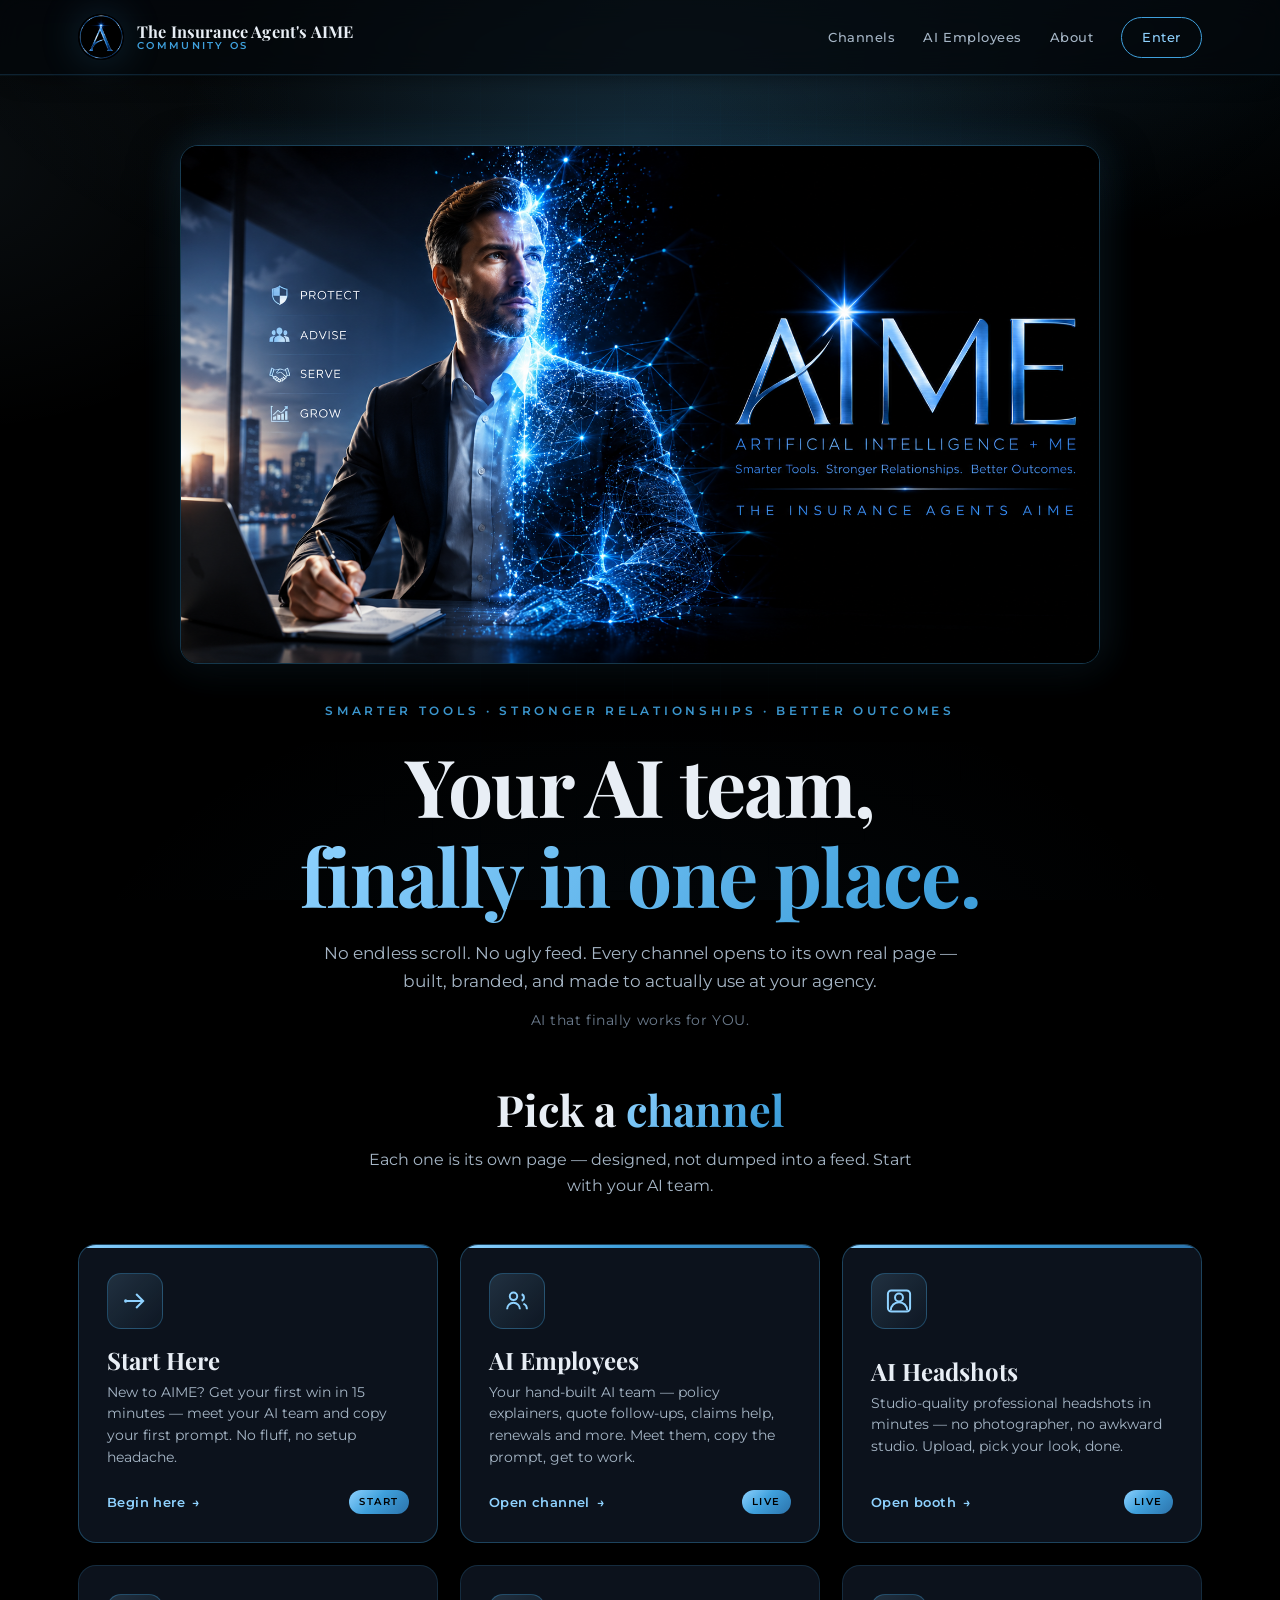
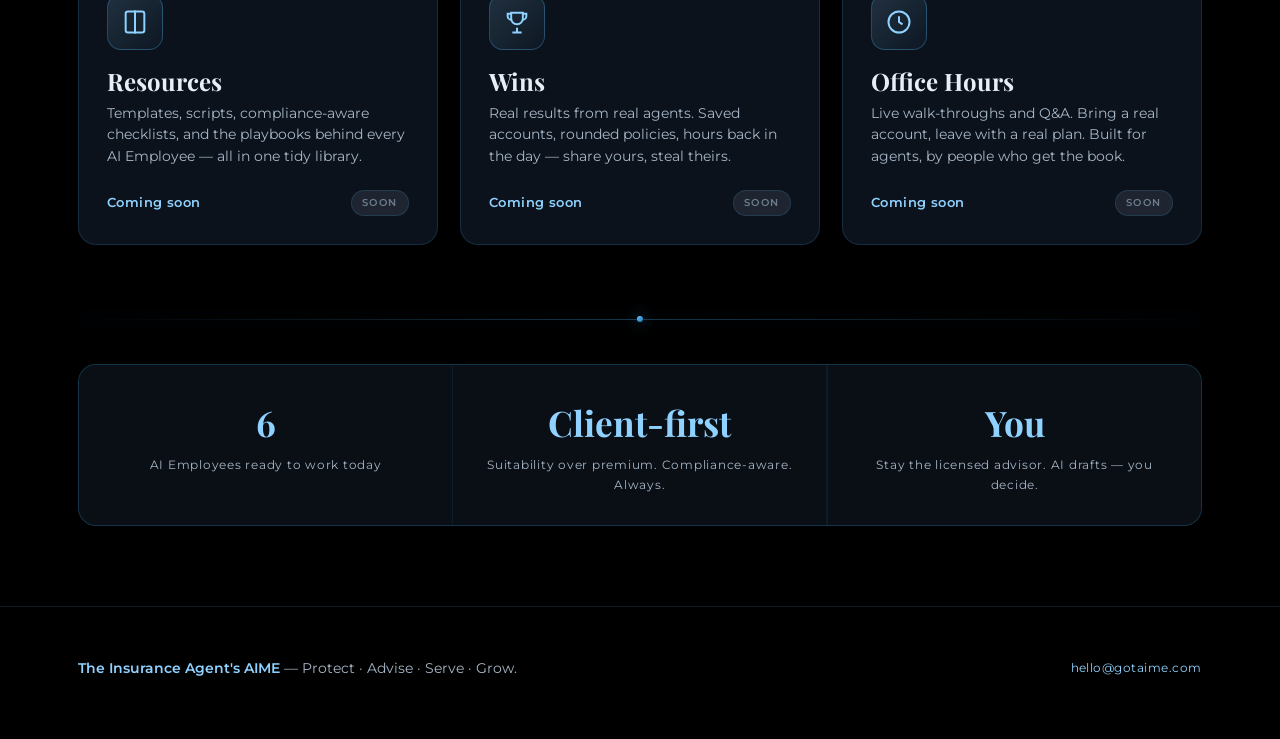
<file: index.html>
<!DOCTYPE html>
<html lang="en">
<head>
  <meta charset="UTF-8" />
  <meta name="viewport" content="width=device-width, initial-scale=1.0, viewport-fit=cover" />
  <title>The Insurance Agent's AIME — Community OS</title>
  <meta name="description" content="The Insurance Agent's AIME community — a designed home where every channel is its own page. Smarter tools. Stronger relationships. Better outcomes." />

  <!-- PWA -->
  <link rel="manifest" href="manifest.webmanifest" />
  <meta name="theme-color" content="#0A0E15" />
  <meta name="apple-mobile-web-app-capable" content="yes" />
  <meta name="apple-mobile-web-app-status-bar-style" content="black-translucent" />
  <meta name="apple-mobile-web-app-title" content="Insurance AIME" />
  <link rel="apple-touch-icon" href="assets/img/apple-touch-icon.png" />
  <link rel="icon" type="image/png" href="assets/img/favicon-48.png" />

  <link rel="preconnect" href="https://fonts.googleapis.com" />
  <link rel="preconnect" href="https://fonts.gstatic.com" crossorigin />
  <link href="https://fonts.googleapis.com/css2?family=Playfair+Display:wght@600;700;800&family=Montserrat:wght@400;500;600;700&display=swap" rel="stylesheet" />
  <link rel="stylesheet" href="assets/css/styles.css" />
</head>
<body>

  <!-- ============ HEADER ============ -->
  <header class="site-header">
    <div class="wrap">
      <a class="brand-lockup" href="index.html">
        <img class="emblem-img" src="assets/img/aime-emblem.png" alt="AIME emblem" width="46" height="46" />
        <span class="brand-names">
          <span class="b1">The Insurance Agent's AIME</span>
          <span class="b2">Community OS</span>
        </span>
      </a>
      <nav class="header-nav">
        <a href="#channels">Channels</a>
        <a href="ai-employees.html">AI Employees</a>
        <a href="#about">About</a>
        <button class="install-btn" id="installBtn" hidden type="button">Install app</button>
        <a class="header-cta" href="ai-employees.html">Enter</a>
      </nav>
    </div>
  </header>

  <!-- ============ HERO ============ -->
  <section class="hero">
    <div class="wrap">
      <img class="hero-banner" src="assets/img/aime-hero-banner.png"
           alt="The Insurance Agent's AIME — Smarter Tools. Stronger Relationships. Better Outcomes." />
      <div class="eyebrow">Smarter Tools · Stronger Relationships · Better Outcomes</div>
      <h1>Your AI team,<span class="line2"><span class="blue-text">finally in one place.</span></span></h1>
      <p class="lede">
        No endless scroll. No ugly feed. Every channel opens to its own real page —
        built, branded, and made to actually use at your agency.
      </p>
      <p class="sub">AI that finally works for YOU.</p>
    </div>
  </section>

  <!-- ============ CHANNELS ============ -->
  <section id="channels">
    <div class="wrap">
      <div class="section-head">
        <h2>Pick a <span class="blue-text">channel</span></h2>
        <p>Each one is its own page — designed, not dumped into a feed. Start with your AI team.</p>
      </div>

      <div class="channel-grid">

        <!-- LEADING: Start Here -->
        <a class="channel-tile is-live" href="ai-employees.html">
          <div class="tile-icon">
            <svg viewBox="0 0 24 24"><path d="M5 12h14"/><path d="m13 6 6 6-6 6"/><circle cx="4" cy="12" r="1.4" fill="var(--sky)" stroke="none"/></svg>
          </div>
          <div class="tile-body">
            <h3>Start Here</h3>
            <p>New to AIME? Get your first win in 15 minutes — meet your AI team and copy your first prompt. No fluff, no setup headache.</p>
          </div>
          <div class="tile-foot">
            <span class="tile-link">Begin here <span class="arrow">&rarr;</span></span>
            <span class="tile-badge live">Start</span>
          </div>
        </a>

        <!-- LIVE: AI Employees -->
        <a class="channel-tile is-live" href="ai-employees.html">
          <div class="tile-icon">
            <svg viewBox="0 0 24 24"><circle cx="9" cy="8" r="3.2"/><path d="M3.5 19a5.5 5.5 0 0 1 11 0"/><path d="M16 6.2a3 3 0 0 1 0 5.6"/><path d="M17.5 14.2A5.2 5.2 0 0 1 20.5 19"/></svg>
          </div>
          <div class="tile-body">
            <h3>AI Employees</h3>
            <p>Your hand-built AI team — policy explainers, quote follow-ups, claims help, renewals and more. Meet them, copy the prompt, get to work.</p>
          </div>
          <div class="tile-foot">
            <span class="tile-link">Open channel <span class="arrow">&rarr;</span></span>
            <span class="tile-badge live">Live</span>
          </div>
        </a>

        <!-- LIVE: AI Headshots (external booth) -->
        <a class="channel-tile is-live" href="https://headshots.gotaime.com" target="_blank" rel="noopener">
          <div class="tile-icon">
            <svg viewBox="0 0 24 24"><circle cx="12" cy="9" r="3.4"/><path d="M5 20a7 7 0 0 1 14 0"/><rect x="2.5" y="3" width="19" height="18" rx="3"/></svg>
          </div>
          <div class="tile-body">
            <h3>AI Headshots</h3>
            <p>Studio-quality professional headshots in minutes — no photographer, no awkward studio. Upload, pick your look, done.</p>
          </div>
          <div class="tile-foot">
            <span class="tile-link">Open booth <span class="arrow">&rarr;</span></span>
            <span class="tile-badge live">Live</span>
          </div>
        </a>

        <!-- Resources -->
        <a class="channel-tile" href="#">
          <div class="tile-icon">
            <svg viewBox="0 0 24 24"><path d="M4 5a2 2 0 0 1 2-2h6v18H6a2 2 0 0 1-2-2Z"/><path d="M20 5a2 2 0 0 0-2-2h-6v18h6a2 2 0 0 0 2-2Z"/></svg>
          </div>
          <div class="tile-body">
            <h3>Resources</h3>
            <p>Templates, scripts, compliance-aware checklists, and the playbooks behind every AI Employee — all in one tidy library.</p>
          </div>
          <div class="tile-foot">
            <span class="tile-link">Coming soon</span>
            <span class="tile-badge soon">Soon</span>
          </div>
        </a>

        <!-- Wins -->
        <a class="channel-tile" href="#">
          <div class="tile-icon">
            <svg viewBox="0 0 24 24"><path d="M8 21h8"/><path d="M12 17v4"/><path d="M7 4h10v5a5 5 0 0 1-10 0Z"/><path d="M17 5h3v2a3 3 0 0 1-3 3M7 5H4v2a3 3 0 0 0 3 3"/></svg>
          </div>
          <div class="tile-body">
            <h3>Wins</h3>
            <p>Real results from real agents. Saved accounts, rounded policies, hours back in the day — share yours, steal theirs.</p>
          </div>
          <div class="tile-foot">
            <span class="tile-link">Coming soon</span>
            <span class="tile-badge soon">Soon</span>
          </div>
        </a>

        <!-- Office Hours -->
        <a class="channel-tile" href="#">
          <div class="tile-icon">
            <svg viewBox="0 0 24 24"><circle cx="12" cy="12" r="9"/><path d="M12 7v5l3 2"/></svg>
          </div>
          <div class="tile-body">
            <h3>Office Hours</h3>
            <p>Live walk-throughs and Q&amp;A. Bring a real account, leave with a real plan. Built for agents, by people who get the book.</p>
          </div>
          <div class="tile-foot">
            <span class="tile-link">Coming soon</span>
            <span class="tile-badge soon">Soon</span>
          </div>
        </a>

      </div>
    </div>
  </section>

  <div class="wrap"><div class="hairline-divider"></div></div>

  <!-- ============ VALUE STRIP ============ -->
  <section id="about">
    <div class="wrap">
      <div class="value-strip">
        <div class="value-cell">
          <div class="num">6</div>
          <div class="lbl">AI Employees ready to work today</div>
        </div>
        <div class="value-cell">
          <div class="num">Client-first</div>
          <div class="lbl">Suitability over premium. Compliance-aware. Always.</div>
        </div>
        <div class="value-cell">
          <div class="num">You</div>
          <div class="lbl">Stay the licensed advisor. AI drafts — you decide.</div>
        </div>
      </div>
    </div>
  </section>

  <!-- ============ FOOTER ============ -->
  <footer class="site-footer">
    <div class="wrap">
      <div class="footer-tag">
        <strong>The Insurance Agent's AIME</strong> — Protect · Advise · Serve · Grow.
      </div>
      <div class="footer-meta">
        <a href="mailto:hello@gotaime.com">hello@gotaime.com</a>
      </div>
    </div>
  </footer>

  <script src="assets/js/pwa.js"></script>
  <script src="assets/js/flair.js"></script>
</body>
</html>
</file>
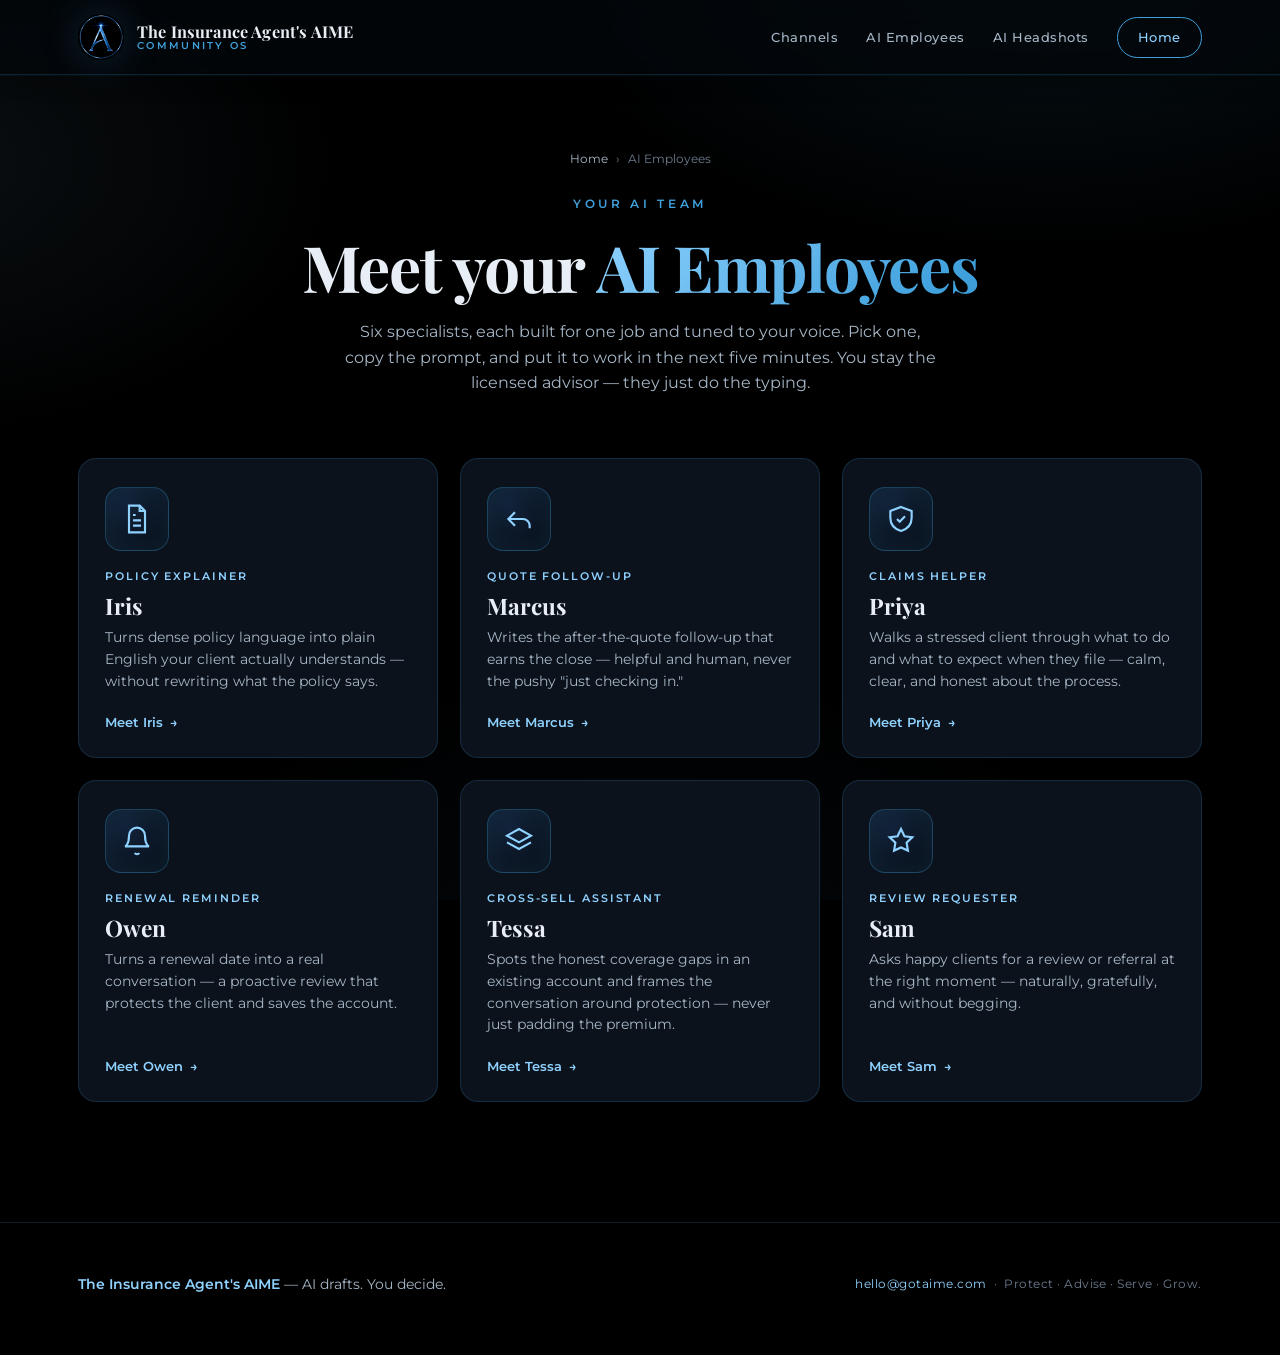
<file: ai-employees.html>
<!DOCTYPE html>
<html lang="en">
<head>
  <meta charset="UTF-8" />
  <meta name="viewport" content="width=device-width, initial-scale=1.0, viewport-fit=cover" />
  <title>AI Employees · The Insurance Agent's AIME</title>
  <meta name="description" content="Meet your AI team — policy explainers, quote follow-ups, claims help, renewals, cross-sell and reviews. Each one comes with a real, ready-to-paste prompt built for insurance agents." />

  <!-- PWA -->
  <link rel="manifest" href="manifest.webmanifest" />
  <meta name="theme-color" content="#0A0E15" />
  <meta name="apple-mobile-web-app-capable" content="yes" />
  <meta name="apple-mobile-web-app-status-bar-style" content="black-translucent" />
  <meta name="apple-mobile-web-app-title" content="Insurance AIME" />
  <link rel="apple-touch-icon" href="assets/img/apple-touch-icon.png" />
  <link rel="icon" type="image/png" href="assets/img/favicon-48.png" />

  <link rel="preconnect" href="https://fonts.googleapis.com" />
  <link rel="preconnect" href="https://fonts.gstatic.com" crossorigin />
  <link href="https://fonts.googleapis.com/css2?family=Playfair+Display:wght@600;700;800&family=Montserrat:wght@400;500;600;700&display=swap" rel="stylesheet" />
  <link rel="stylesheet" href="assets/css/styles.css" />
</head>
<body>

  <!-- ============ HEADER ============ -->
  <header class="site-header">
    <div class="wrap">
      <a class="brand-lockup" href="index.html">
        <img class="emblem-img" src="assets/img/aime-emblem.png" alt="AIME emblem" width="46" height="46" />
        <span class="brand-names">
          <span class="b1">The Insurance Agent's AIME</span>
          <span class="b2">Community OS</span>
        </span>
      </a>
      <nav class="header-nav">
        <a href="index.html#channels">Channels</a>
        <a href="ai-employees.html">AI Employees</a>
        <a href="https://headshots.gotaime.com" target="_blank" rel="noopener">AI Headshots</a>
        <button class="install-btn" id="installBtn" hidden type="button">Install app</button>
        <a class="header-cta" href="index.html">Home</a>
      </nav>
    </div>
  </header>

  <!-- ============ PAGE HERO ============ -->
  <section class="page-hero">
    <div class="wrap">
      <div class="breadcrumb">
        <a href="index.html">Home</a> <span>&rsaquo;</span> <span>AI Employees</span>
      </div>
      <div class="eyebrow" style="margin-bottom:18px;">Your AI Team</div>
      <h1>Meet your <span class="blue-text">AI Employees</span></h1>
      <p>
        Six specialists, each built for one job and tuned to your voice. Pick one,
        copy the prompt, and put it to work in the next five minutes. You stay the
        licensed advisor — they just do the typing.
      </p>
    </div>
  </section>

  <!-- ============ GALLERY + DETAIL (hash-routed) ============ -->
  <main class="wrap">
    <div id="gallery-wrap">
      <section class="employee-grid" id="employee-gallery"><!-- cards injected by app.js --></section>
    </div>
    <section class="detail-view" id="employee-detail"><!-- injected by app.js --></section>
  </main>

  <!-- ============ FOOTER ============ -->
  <footer class="site-footer">
    <div class="wrap">
      <div class="footer-tag">
        <strong>The Insurance Agent's AIME</strong> — AI drafts. You decide.
      </div>
      <div class="footer-meta">
        <a href="mailto:hello@gotaime.com">hello@gotaime.com</a> &nbsp;·&nbsp; Protect · Advise · Serve · Grow.
      </div>
    </div>
  </footer>

  <script src="assets/js/employees.js"></script>
  <script src="assets/js/app.js"></script>
  <script src="assets/js/pwa.js"></script>
  <script src="assets/js/flair.js"></script>
</body>
</html>
</file>
<file: assets/css/styles.css>
/* =====================================================================
   The Insurance Agent's AIME — Community OS
   Brand: CHROME BLUE on near-black NAVY (pulled from the Insurance kit:
   AIME-Insurance-Playbook + EMBLEM/WORDMARK/FAVICON/HERO_BANNER).
   Colors taken verbatim from the playbook CSS variables:
     --primary #3FA0DC  --highlight #8FD2FF  --deep #2C73AB
     --slate(--brown) #4C6E8C  --base #000  --near-base #0A0E15
     --text #E8EEF5  --muted #A6B6C6
   Fonts: Playfair Display (serif headers) + Montserrat (sans body) — parent AIME system.
   ===================================================================== */

:root {
  /* Core palette (verbatim from the Insurance kit) */
  --black:        #000000;   /* Base */
  --blue:         #3FA0DC;   /* Primary azure — the hero accent */
  --sky:          #8FD2FF;   /* Highlight glow blue — secondary */
  --deep:         #2C73AB;   /* Deep blue */
  --slate:        #4C6E8C;   /* Muted slate blue */

  /* Supporting tones */
  --near-black:   #0A0E15;   /* Near-base navy */
  --panel:        #0C121C;
  --panel-2:      #111A28;
  --hairline:     rgba(63, 160, 220, 0.18);
  --hairline-2:   rgba(63, 160, 220, 0.34);
  --text:         #E8EEF5;
  --text-muted:   #A6B6C6;
  --text-dim:     #6C7C8E;

  /* Effects */
  --blue-grad:    linear-gradient(135deg, #8FD2FF 0%, #3FA0DC 45%, #2C73AB 100%);
  --blue-grad-soft: linear-gradient(135deg, rgba(143,210,255,0.16), rgba(63,160,220,0.04));
  --glow-shadow:  0 0 40px rgba(63, 160, 220, 0.22);
  --card-shadow:  0 18px 50px rgba(0, 0, 0, 0.6);

  --serif: 'Playfair Display', Georgia, serif;
  --sans:  'Montserrat', -apple-system, BlinkMacSystemFont, 'Segoe UI', sans-serif;

  --radius:    18px;
  --radius-sm: 12px;
  --maxw:      1180px;
}

* { box-sizing: border-box; margin: 0; padding: 0; }

html { scroll-behavior: smooth; }

body {
  font-family: var(--sans);
  background: var(--black);
  color: var(--text);
  line-height: 1.6;
  -webkit-font-smoothing: antialiased;
  overflow-x: hidden;
}

/* Ambient blue glow fields layered over the navy-black */
body::before {
  content: '';
  position: fixed;
  inset: 0;
  z-index: 0;
  pointer-events: none;
  background:
    radial-gradient(900px 540px at 82% -8%, rgba(63,160,220,0.12), transparent 60%),
    radial-gradient(760px 500px at -6% 18%, rgba(143,210,255,0.07), transparent 55%),
    radial-gradient(1000px 700px at 50% 120%, rgba(44,115,171,0.08), transparent 60%);
}

img { max-width: 100%; display: block; }
a { color: inherit; text-decoration: none; }

.wrap {
  position: relative;
  z-index: 1;
  width: 100%;
  max-width: var(--maxw);
  margin: 0 auto;
  padding: 0 28px;
}

/* ---------- Typography helpers ---------- */
h1, h2, h3 { font-family: var(--serif); font-weight: 700; line-height: 1.12; }

.eyebrow {
  font-family: var(--sans);
  font-size: 0.72rem;
  letter-spacing: 0.32em;
  text-transform: uppercase;
  color: var(--blue);
  font-weight: 600;
}

.blue-text {
  background: var(--blue-grad);
  -webkit-background-clip: text;
  background-clip: text;
  -webkit-text-fill-color: transparent;
  color: var(--blue);
}

/* =====================================================================
   HEADER
   ===================================================================== */
.site-header {
  position: sticky;
  top: 0;
  z-index: 50;
  backdrop-filter: blur(14px);
  background: rgba(4, 7, 12, 0.74);
  border-bottom: 1px solid var(--hairline);
}
.site-header .wrap {
  display: flex;
  align-items: center;
  justify-content: space-between;
  height: 74px;
}
.brand-lockup { display: flex; align-items: center; gap: 13px; }

.emblem-img {
  width: 46px; height: 46px;
  border-radius: 50%;
  flex-shrink: 0;
  box-shadow: var(--glow-shadow);
}
.brand-names { display: flex; flex-direction: column; line-height: 1.1; }
.brand-names .b1 {
  font-family: var(--serif);
  font-size: 1.02rem;
  font-weight: 700;
  color: var(--text);
  letter-spacing: 0.01em;
}
.brand-names .b2 {
  font-size: 0.6rem;
  letter-spacing: 0.24em;
  text-transform: uppercase;
  color: var(--blue);
  font-weight: 600;
}

.header-nav { display: flex; align-items: center; gap: 28px; }
.header-nav a {
  font-size: 0.82rem;
  font-weight: 500;
  color: var(--text-muted);
  letter-spacing: 0.04em;
  transition: color 0.2s;
}
.header-nav a:hover { color: var(--sky); }
.header-cta {
  padding: 9px 20px;
  border-radius: 100px;
  border: 1px solid var(--blue);
  color: var(--sky) !important;
  font-weight: 600;
}
.header-cta:hover { background: var(--blue-grad); color: var(--black) !important; border-color: transparent; }

.install-btn {
  font-family: var(--sans);
  font-size: 0.8rem;
  font-weight: 600;
  letter-spacing: 0.03em;
  color: var(--black);
  background: var(--blue-grad);
  border: none;
  padding: 9px 18px;
  border-radius: 100px;
  cursor: pointer;
  transition: transform 0.2s, box-shadow 0.2s;
}
.install-btn:hover { transform: translateY(-1px); box-shadow: var(--glow-shadow); }

/* =====================================================================
   HERO (home hub) — features the cinematic kit banner
   ===================================================================== */
.hero {
  position: relative;
  padding: 70px 0 54px;
  text-align: center;
}
.hero-banner {
  width: 100%;
  max-width: 920px;
  margin: 0 auto 38px;
  border-radius: var(--radius);
  border: 1px solid var(--hairline-2);
  box-shadow: var(--card-shadow), var(--glow-shadow);
  animation: floatIn 0.9s cubic-bezier(.2,.7,.3,1) both;
}
@keyframes floatIn {
  from { opacity: 0; transform: translateY(16px) scale(0.985); }
  to   { opacity: 1; transform: translateY(0) scale(1); }
}
.hero .eyebrow { margin-bottom: 20px; }
.hero h1 {
  font-size: clamp(2.5rem, 6vw, 4.5rem);
  letter-spacing: -0.015em;
  margin-bottom: 20px;
}
.hero h1 .line2 { display: block; }
.hero p.lede {
  max-width: 660px;
  margin: 0 auto 14px;
  color: var(--text-muted);
  font-size: 1.08rem;
}
.hero .sub {
  color: var(--text-dim);
  font-size: 0.86rem;
  letter-spacing: 0.04em;
}

.hairline-divider {
  width: 100%;
  height: 1px;
  background: linear-gradient(90deg, transparent, var(--hairline-2), transparent);
  margin: 44px 0;
}

/* =====================================================================
   CHANNEL TILES
   ===================================================================== */
.section-head { text-align: center; margin-bottom: 46px; }
.section-head h2 {
  font-size: clamp(1.9rem, 3.6vw, 2.7rem);
  margin-bottom: 14px;
}
.section-head p {
  color: var(--text-muted);
  max-width: 560px;
  margin: 0 auto;
}

.channel-grid {
  display: grid;
  grid-template-columns: repeat(3, 1fr);
  gap: 22px;
  padding-bottom: 30px;
}

.channel-tile {
  position: relative;
  display: flex;
  flex-direction: column;
  justify-content: space-between;
  min-height: 232px;
  padding: 28px;
  border-radius: var(--radius);
  background: var(--panel);
  border: 1px solid var(--hairline);
  overflow: hidden;
  transition: transform 0.32s cubic-bezier(.2,.7,.3,1), border-color 0.3s, box-shadow 0.32s;
}
.channel-tile::after {
  content: '';
  position: absolute;
  inset: 0;
  background: var(--blue-grad-soft);
  opacity: 0;
  transition: opacity 0.32s;
  pointer-events: none;
}
.channel-tile:hover {
  transform: translateY(-7px);
  border-color: var(--hairline-2);
  box-shadow: var(--card-shadow), var(--glow-shadow);
}
.channel-tile:hover::after { opacity: 1; }

.channel-tile.is-live { border-color: var(--hairline-2); }
.channel-tile.is-live::before {
  content: '';
  position: absolute;
  top: 0; left: 0; right: 0;
  height: 3px;
  background: var(--blue-grad);
}

.tile-icon {
  width: 56px; height: 56px;
  border-radius: 14px;
  display: grid; place-items: center;
  background: var(--blue-grad-soft);
  border: 1px solid var(--hairline-2);
  margin-bottom: 18px;
  position: relative;
  z-index: 1;
}
.tile-icon svg { width: 28px; height: 28px; stroke: var(--sky); fill: none; stroke-width: 1.7; }

.tile-body { position: relative; z-index: 1; }
.channel-tile h3 {
  font-size: 1.5rem;
  margin-bottom: 8px;
  color: var(--text);
}
.channel-tile p {
  font-size: 0.9rem;
  color: var(--text-muted);
  line-height: 1.5;
}

.tile-foot {
  position: relative;
  z-index: 1;
  margin-top: 22px;
  display: flex;
  align-items: center;
  justify-content: space-between;
}
.tile-link {
  font-size: 0.82rem;
  font-weight: 600;
  color: var(--sky);
  letter-spacing: 0.03em;
  display: inline-flex;
  align-items: center;
  gap: 7px;
}
.tile-link .arrow { transition: transform 0.25s; }
.channel-tile:hover .tile-link .arrow { transform: translateX(4px); }

.tile-badge {
  font-size: 0.62rem;
  letter-spacing: 0.16em;
  text-transform: uppercase;
  font-weight: 600;
  padding: 4px 10px;
  border-radius: 100px;
}
.tile-badge.live   { background: var(--blue-grad); color: var(--black); }
.tile-badge.soon   { background: rgba(166,182,198,0.12); color: var(--text-dim); border: 1px solid var(--hairline); }

/* =====================================================================
   VALUE STRIP
   ===================================================================== */
.value-strip {
  display: grid;
  grid-template-columns: repeat(3, 1fr);
  gap: 1px;
  background: var(--hairline);
  border: 1px solid var(--hairline);
  border-radius: var(--radius);
  overflow: hidden;
  margin: 30px 0 80px;
}
.value-cell {
  background: var(--near-black);
  padding: 30px 26px;
  text-align: center;
}
.value-cell .num {
  font-family: var(--serif);
  font-size: 2.2rem;
  font-weight: 700;
  color: var(--sky);
  margin-bottom: 4px;
}
.value-cell .lbl {
  font-size: 0.78rem;
  letter-spacing: 0.06em;
  color: var(--text-muted);
}

/* =====================================================================
   FOOTER
   ===================================================================== */
.site-footer {
  position: relative;
  z-index: 1;
  border-top: 1px solid var(--hairline);
  padding: 50px 0 60px;
  margin-top: 30px;
}
.site-footer .wrap {
  display: flex;
  flex-wrap: wrap;
  gap: 24px;
  align-items: center;
  justify-content: space-between;
}
.footer-tag { color: var(--text-muted); font-size: 0.86rem; }
.footer-tag strong { color: var(--sky); font-weight: 600; }
.footer-meta { color: var(--text-dim); font-size: 0.78rem; letter-spacing: 0.04em; }
.footer-meta a { color: var(--sky); }

/* =====================================================================
   AI EMPLOYEES — gallery page
   ===================================================================== */
.page-hero {
  padding: 70px 0 36px;
  text-align: center;
}
.breadcrumb {
  display: inline-flex;
  align-items: center;
  gap: 8px;
  font-size: 0.78rem;
  color: var(--text-dim);
  margin-bottom: 26px;
}
.breadcrumb a { color: var(--text-muted); }
.breadcrumb a:hover { color: var(--sky); }
.page-hero h1 { font-size: clamp(2.3rem, 5vw, 3.6rem); margin-bottom: 16px; }
.page-hero p { color: var(--text-muted); max-width: 600px; margin: 0 auto; }

.employee-grid {
  display: grid;
  grid-template-columns: repeat(3, 1fr);
  gap: 22px;
  padding: 26px 0 90px;
}

.emp-card {
  position: relative;
  display: flex;
  flex-direction: column;
  padding: 28px 26px 24px;
  border-radius: var(--radius);
  background: var(--panel);
  border: 1px solid var(--hairline);
  cursor: pointer;
  overflow: hidden;
  transition: transform 0.3s cubic-bezier(.2,.7,.3,1), border-color 0.3s, box-shadow 0.3s;
}
.emp-card::after {
  content: '';
  position: absolute; inset: 0;
  background: var(--blue-grad-soft);
  opacity: 0; transition: opacity 0.3s; pointer-events: none;
}
.emp-card:hover {
  transform: translateY(-6px);
  border-color: var(--hairline-2);
  box-shadow: var(--card-shadow), var(--glow-shadow);
}
.emp-card:hover::after { opacity: 1; }

.emp-avatar {
  width: 64px; height: 64px;
  border-radius: 16px;
  display: grid; place-items: center;
  background: radial-gradient(circle at 35% 30%, #12233a, #060a11);
  border: 1px solid var(--hairline-2);
  margin-bottom: 18px;
  position: relative; z-index: 1;
  box-shadow: inset 0 0 22px rgba(63,160,220,0.14);
}
.emp-avatar svg { width: 32px; height: 32px; stroke: var(--sky); fill: none; stroke-width: 1.6; }

.emp-card .emp-role {
  position: relative; z-index: 1;
  font-size: 0.66rem;
  letter-spacing: 0.18em;
  text-transform: uppercase;
  color: var(--sky);
  font-weight: 600;
  margin-bottom: 7px;
}
.emp-card h3 {
  position: relative; z-index: 1;
  font-size: 1.42rem;
  margin-bottom: 9px;
}
.emp-card .emp-does {
  position: relative; z-index: 1;
  font-size: 0.9rem;
  color: var(--text-muted);
  line-height: 1.5;
  flex-grow: 1;
}
.emp-meet {
  position: relative; z-index: 1;
  margin-top: 20px;
  display: inline-flex;
  align-items: center;
  justify-content: space-between;
  width: 100%;
}
.emp-meet .btn-ghost {
  font-size: 0.82rem;
  font-weight: 600;
  color: var(--sky);
  display: inline-flex;
  align-items: center;
  gap: 7px;
}
.emp-meet .arrow { transition: transform 0.25s; }
.emp-card:hover .emp-meet .arrow { transform: translateX(4px); }

/* =====================================================================
   EMPLOYEE DETAIL VIEW
   ===================================================================== */
.detail-view { display: none; padding: 60px 0 90px; }
.detail-view.active { display: block; animation: fadeUp 0.4s ease; }

@keyframes fadeUp {
  from { opacity: 0; transform: translateY(16px); }
  to   { opacity: 1; transform: translateY(0); }
}

.back-link {
  display: inline-flex;
  align-items: center;
  gap: 9px;
  font-size: 0.82rem;
  font-weight: 600;
  color: var(--text-muted);
  margin-bottom: 34px;
  transition: color 0.2s, gap 0.2s;
}
.back-link:hover { color: var(--sky); gap: 13px; }

.detail-head {
  display: flex;
  align-items: flex-start;
  gap: 26px;
  margin-bottom: 38px;
  flex-wrap: wrap;
}
.detail-avatar {
  width: 92px; height: 92px;
  border-radius: 22px;
  display: grid; place-items: center;
  background: radial-gradient(circle at 35% 30%, #14283f, #060a11);
  border: 1.5px solid var(--blue);
  box-shadow: var(--glow-shadow);
  flex-shrink: 0;
}
.detail-avatar svg { width: 46px; height: 46px; stroke: var(--sky); fill: none; stroke-width: 1.5; }

.detail-titles { flex: 1; min-width: 260px; }
.detail-titles .emp-role {
  font-size: 0.7rem;
  letter-spacing: 0.2em;
  text-transform: uppercase;
  color: var(--sky);
  font-weight: 600;
  margin-bottom: 8px;
}
.detail-titles h1 { font-size: clamp(2rem, 4.4vw, 3rem); margin-bottom: 12px; }
.detail-titles .tagline { color: var(--text-muted); font-size: 1.04rem; max-width: 620px; }

.detail-grid {
  display: grid;
  grid-template-columns: 1.55fr 1fr;
  gap: 30px;
  align-items: start;
}

.detail-panel {
  background: var(--panel);
  border: 1px solid var(--hairline);
  border-radius: var(--radius);
  padding: 30px 30px 32px;
}
.detail-panel h4 {
  font-family: var(--sans);
  font-size: 0.74rem;
  letter-spacing: 0.18em;
  text-transform: uppercase;
  color: var(--sky);
  font-weight: 600;
  margin-bottom: 18px;
  display: flex; align-items: center; gap: 10px;
}
.detail-panel h4::before {
  content: '';
  width: 22px; height: 2px;
  background: var(--blue-grad);
  display: inline-block;
}

.detail-panel ul { list-style: none; }
.detail-panel li {
  position: relative;
  padding-left: 26px;
  margin-bottom: 13px;
  color: var(--text-muted);
  font-size: 0.93rem;
  line-height: 1.55;
}
.detail-panel li::before {
  content: '';
  position: absolute;
  left: 4px; top: 9px;
  width: 7px; height: 7px;
  border-radius: 50%;
  background: var(--blue-grad);
}

/* Prompt box */
.prompt-box {
  position: relative;
  background: var(--black);
  border: 1px solid var(--hairline-2);
  border-radius: var(--radius-sm);
  padding: 30px 24px 24px;
  margin-top: 6px;
}
.prompt-label {
  position: absolute;
  top: -11px; left: 20px;
  background: var(--blue-grad);
  color: var(--black);
  font-size: 0.64rem;
  letter-spacing: 0.16em;
  text-transform: uppercase;
  font-weight: 700;
  padding: 4px 13px;
  border-radius: 100px;
}
.copy-button {
  position: absolute;
  top: 14px; right: 14px;
  background: transparent;
  border: 1px solid var(--hairline-2);
  color: var(--sky);
  font-family: var(--sans);
  font-size: 0.72rem;
  font-weight: 600;
  letter-spacing: 0.04em;
  padding: 7px 14px;
  border-radius: 100px;
  cursor: pointer;
  transition: all 0.2s;
}
.copy-button:hover { background: var(--blue-grad); color: var(--black); border-color: transparent; }
.copy-button.copied { background: var(--blue-grad); color: var(--black); border-color: transparent; }

.prompt-text {
  font-family: 'SFMono-Regular', ui-monospace, 'Cascadia Code', Consolas, monospace;
  font-size: 0.84rem;
  line-height: 1.7;
  color: var(--text);
  white-space: pre-wrap;
  word-wrap: break-word;
  margin-top: 12px;
}

.detail-side .detail-panel + .detail-panel { margin-top: 22px; }

.fid-note {
  margin-top: 22px;
  background: var(--blue-grad-soft);
  border: 1px solid var(--hairline-2);
  border-radius: var(--radius-sm);
  padding: 20px 22px;
}
.fid-note .t {
  font-family: var(--serif);
  font-size: 1.02rem;
  color: var(--sky);
  margin-bottom: 6px;
}
.fid-note p { font-size: 0.86rem; color: var(--text-muted); }

.tag-row { display: flex; flex-wrap: wrap; gap: 9px; }
.chip {
  font-size: 0.72rem;
  color: var(--sky);
  border: 1px solid var(--hairline);
  background: rgba(143,210,255,0.05);
  padding: 6px 13px;
  border-radius: 100px;
}

/* =====================================================================
   RESPONSIVE
   ===================================================================== */
@media (max-width: 940px) {
  .channel-grid, .employee-grid { grid-template-columns: repeat(2, 1fr); }
  .detail-grid { grid-template-columns: 1fr; }
  .value-strip { grid-template-columns: 1fr; }
}
@media (max-width: 620px) {
  .wrap { padding: 0 18px; }
  .header-nav { gap: 14px; }
  .header-nav a:not(.header-cta) { display: none; }
  .channel-grid, .employee-grid { grid-template-columns: 1fr; }
  .hero { padding: 54px 0 36px; }
  .detail-head { gap: 18px; }
  .detail-avatar { width: 72px; height: 72px; }
}

/* =====================================================================
   FLAIR — premium real-website polish (chrome blue on black, clean)
   ===================================================================== */

/* Metallic shimmer sweep across accent text */
.blue-text {
  background-size: 220% auto;
  animation: shimmerText 7s linear infinite;
}
@keyframes shimmerText { to { background-position: 220% center; } }

/* Cinematic sheen passing over the hero banner */
.hero-banner { position: relative; isolation: isolate; }
.hero-banner::after {
  content: '';
  position: absolute; inset: 0; border-radius: var(--radius);
  background: linear-gradient(115deg, transparent 32%, rgba(143,210,255,0.32) 48%, transparent 64%);
  mix-blend-mode: screen;
  transform: translateX(-120%);
  animation: sheen 7s ease-in-out 1.4s infinite;
  pointer-events: none;
}
@keyframes sheen {
  0%, 16% { transform: translateX(-120%); }
  32%, 100% { transform: translateX(120%); }
}

/* Richer hero: layered glow + faint brand grid texture behind the headline */
.hero { isolation: isolate; }
.hero::before {
  content: '';
  position: absolute; left: 0; right: 0; top: -8%;
  height: 620px; z-index: -1; pointer-events: none;
  background:
    radial-gradient(660px 340px at 50% 22%, rgba(63,160,220,0.20), transparent 70%),
    radial-gradient(980px 460px at 50% 2%, rgba(143,210,255,0.08), transparent 72%);
}
.hero::after {
  content: '';
  position: absolute; inset: 0; z-index: -1; pointer-events: none; opacity: 0.55;
  background-image:
    linear-gradient(rgba(63,160,220,0.06) 1px, transparent 1px),
    linear-gradient(90deg, rgba(63,160,220,0.06) 1px, transparent 1px);
  background-size: 48px 48px;
  -webkit-mask-image: radial-gradient(circle at 50% 30%, #000 0%, transparent 60%);
          mask-image: radial-gradient(circle at 50% 30%, #000 0%, transparent 60%);
}

/* More dramatic hero type */
.hero h1 { font-size: clamp(2.7rem, 6.6vw, 5rem); letter-spacing: -0.02em; }
.page-hero h1 { font-size: clamp(2.5rem, 5.4vw, 4rem); letter-spacing: -0.02em; }

/* Tiles & cards: gradient top accent on hover + deeper brand glow */
.channel-tile, .emp-card { transition: transform 0.34s cubic-bezier(.2,.7,.3,1), border-color 0.3s, box-shadow 0.34s; }
.channel-tile:hover, .emp-card:hover {
  box-shadow: var(--card-shadow), 0 0 36px rgba(63,160,220,0.26);
}
.channel-tile:not(.is-live)::after,
.emp-card::after { z-index: 0; }
.channel-tile:not(.is-live) { position: relative; }
.channel-tile:not(.is-live)::before,
.emp-card::before {
  content: '';
  position: absolute; top: 0; left: 0; right: 0; height: 2px;
  background: var(--blue-grad);
  transform: scaleX(0); transform-origin: left;
  transition: transform 0.4s cubic-bezier(.2,.7,.3,1);
  z-index: 2;
}
.channel-tile:not(.is-live):hover::before,
.emp-card:hover::before { transform: scaleX(1); }

/* Glowing brand buttons */
.header-cta { transition: background 0.25s, color 0.25s, box-shadow 0.25s, transform 0.2s; }
.header-cta:hover { box-shadow: 0 0 28px rgba(63,160,220,0.45); transform: translateY(-1px); }
.copy-button:hover { box-shadow: 0 0 22px rgba(63,160,220,0.45); }
.install-btn:hover { box-shadow: 0 0 26px rgba(63,160,220,0.45); }

/* Divider with a soft brand glow + center node */
.hairline-divider { position: relative; box-shadow: 0 0 16px rgba(63,160,220,0.26); }
.hairline-divider::after {
  content: ''; position: absolute; top: 50%; left: 50%;
  width: 6px; height: 6px; border-radius: 50%;
  transform: translate(-50%, -50%);
  background: var(--blue-grad); box-shadow: 0 0 14px rgba(63,160,220,0.7);
}

/* Refined sticky-nav glass */
.site-header { box-shadow: 0 1px 0 rgba(63,160,220,0.06), 0 10px 30px -18px rgba(0,0,0,0.9); }

/* Scroll-reveal entrance (added by flair.js; gracefully off without JS) */
.flair-on .reveal {
  opacity: 0; transform: translateY(22px);
  transition: opacity 0.6s ease, transform 0.7s cubic-bezier(.2,.7,.3,1);
  will-change: opacity, transform;
}
.flair-on .reveal.in { opacity: 1; transform: none; }

@media (prefers-reduced-motion: reduce) {
  .blue-text, .hero-banner::after { animation: none; }
  .hero-banner::after { display: none; }
  .flair-on .reveal { opacity: 1; transform: none; transition: none; }
}
</file>
